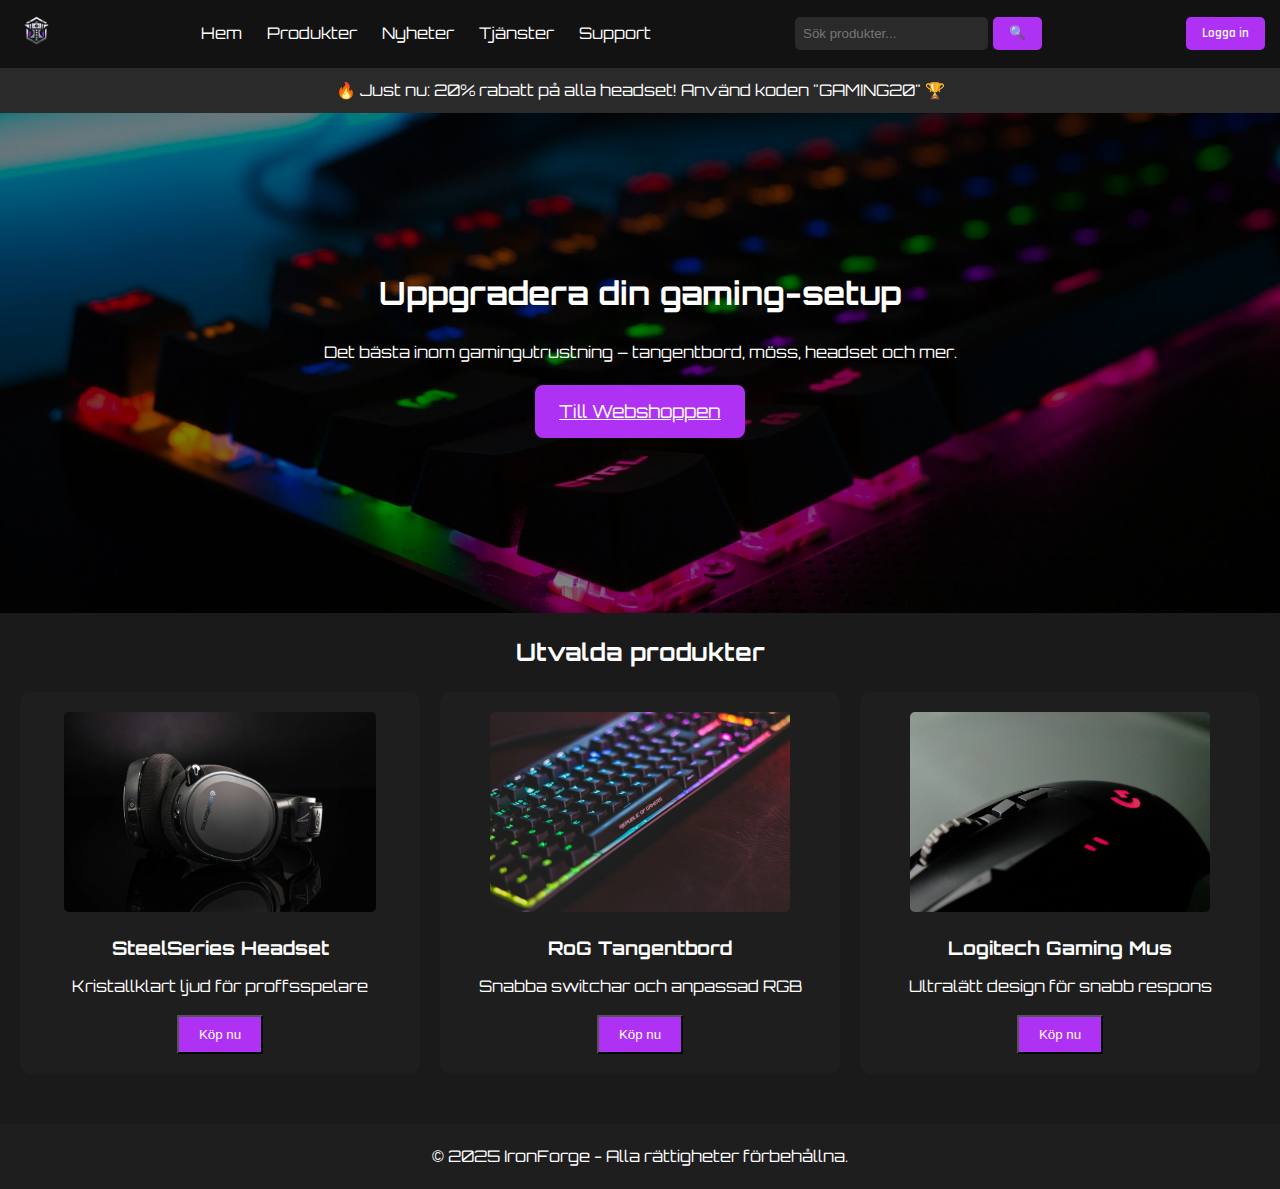
<file: html/index.html>
<!DOCTYPE html>
<html lang="sv">
<head>
    <meta charset="UTF-8">
    <meta name="viewport" content="width=device-width, initial-scale=1.0, maximum-scale=5.0">
    <meta name="description" content="IronForge erbjuder det bästa inom gamingutrustning – tangentbord, möss, headset och mer. Uppgradera din gaming-setup idag!">
    <title>IronForge</title>
    <link rel="stylesheet" href="../css/index.css">
    <link rel="stylesheet" href="../css/global.css">
    <link rel="icon" type="image/webp" href="../media/logo.webp">
</head>
<body>

    <!-- Navigeringsfält -->
    <header>
        <a href="index.html" class="logotyp">
            <img src="../media/logo.webp" alt="IronForge Logo" loading="lazy" width="100" height="40">
        </a>
        <nav>
            <ul>
                <li class="hem-knapp"><a href="index.html">Hem</a></li> 
                <li><a href="produkter.html">Produkter</a></li>
                <li><a href="nyheter.html">Nyheter</a></li>
                <li><a href="tjänster.html">Tjänster</a></li>
                <li><a href="support.html">Support</a></li>
            </ul>
        </nav>
        <div class="sok">
            <input type="text" placeholder="Sök produkter...">
            <button class="button sok-knapp" aria-label="Sök produkter">🔍</button>
        </div>
        <button class="button logga-in">Logga in</button>
    </header>

    <!-- Annons/Nyheter -->
    <div class="annons">
        <p>🔥 Just nu: 20% rabatt på alla headset! Använd koden "GAMING20" 🏆</p>
    </div>

    <!-- Main Content -->
    <main id="main-content">
        <!-- Hero Image -->
        <section class="hero">
            <h1>Uppgradera din gaming-setup</h1>
            <p>Det bästa inom gamingutrustning – tangentbord, möss, headset och mer.</p>
            <a href="produkter.html" class="cta-knapp">Till Webshoppen</a>
        </section>

        <!-- Utvalda produkter -->
        <section class="utvalda-produkter">
            <h2>Utvalda produkter</h2>
            <div class="produkt-container">
                <div class="produkt">
                    <img src="../media/feuturedHeadsetSS.webp" alt="SteelSeries Gaming Headset" width="300" height="200">
                    <h3>SteelSeries Headset</h3>
                    <p>Kristallklart ljud för proffsspelare</p>
                    <button class="köp-knapp">Köp nu</button>
                </div>
                <div class="produkt">
                    <img src="../media/feuturedKeyboard.webp" alt="Gaming Tangentbord" width="300" height="200">
                    <h3>RoG Tangentbord</h3>
                    <p>Snabba switchar och anpassad RGB</p>
                    <button class="köp-knapp">Köp nu</button>
                </div>
                <div class="produkt">
                    <img src="../media/feuturedMouseG.webp" alt="Gaming Mus" width="300" height="200">
                    <h3>Logitech Gaming Mus</h3>
                    <p>Ultralätt design för snabb respons</p>
                    <button class="köp-knapp">Köp nu</button>
                </div>
            </div>
        </section>
    </main>

    <!-- Footer -->
    <footer>
        <p>&copy; 2025 IronForge - Alla rättigheter förbehållna.</p>
    </footer>

    <script src="../script.js"></script>
</body>
</html>
</file>
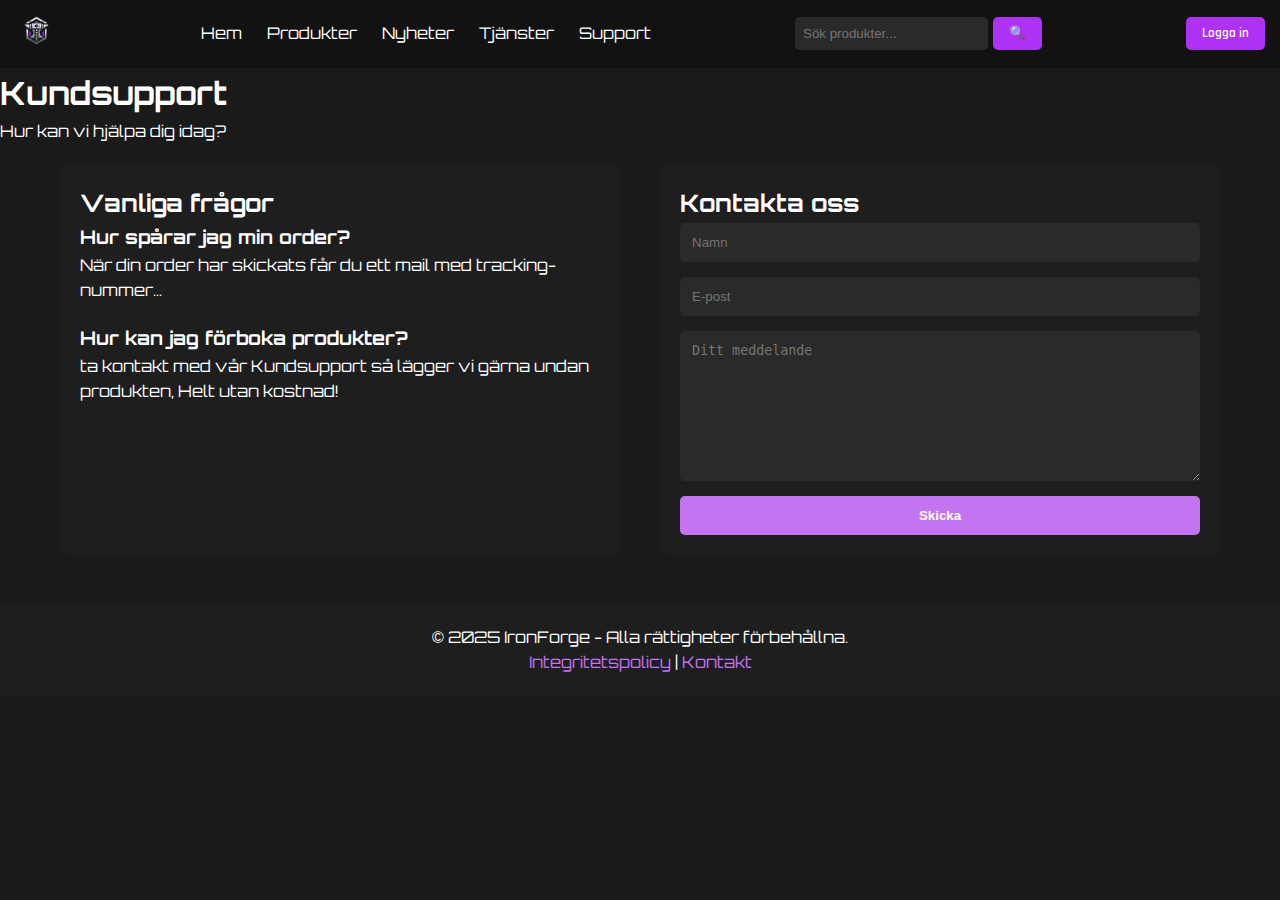
<file: html/support.html>
<!DOCTYPE html>
<html lang="sv">
<head>
    <meta charset="UTF-8">
    <meta name="viewport" content="width=device-width, initial-scale=1.0, maximum-scale=5.0">
    <meta name="description" content="Få support och hjälp med din gaming-utrustning på IronForge.">
    <title>IronForge - Support</title>
    <link rel="stylesheet" href="../css/support.css">
    <link rel="stylesheet" href="../css/global.css">
    <link rel="icon" type="image/webp" href="../media/logo.webp">
</head>
<body>

    <!-- Header -->
    <header>
        <a href="index.html" class="logotyp">
            <img src="../media/logo.webp" alt="IronForge Logo" loading="lazy" width="100" height="40">
        </a>
        <nav>
            <ul>
                <li class="hem-knapp"><a href="index.html">Hem</a></li> 
                <li><a href="produkter.html">Produkter</a></li>
                <li><a href="nyheter.html">Nyheter</a></li>
                <li><a href="tjänster.html">Tjänster</a></li>
                <li><a href="support.html">Support</a></li>
            </ul>
        </nav>
        <div class="sok">
            <input type="text" placeholder="Sök produkter...">
            <button class="button sok-knapp" aria-label="Sök produkter">🔍</button>
        </div>
        <button class="button logga-in">Logga in</button>
    </header>

    <!-- Main Content -->
    <main id="main-content">
        <!-- Hero Section -->
        <section class="page-hero">
            <h1>Kundsupport</h1>
            <p>Hur kan vi hjälpa dig idag?</p>
        </section>

        <!-- Support Content -->
        <section class="support-content">
            <!-- FAQ Section -->
            <div class="faq-section">
                <h2>Vanliga frågor</h2>
                <div class="faq-item">
                    <h3>Hur spårar jag min order?</h3>
                    <p>När din order har skickats får du ett mail med tracking-nummer...</p>
                </div>
                <h3>Hur kan jag förboka produkter?</h3>
                <p>ta kontakt med vår Kundsupport så lägger vi gärna undan produkten, Helt utan kostnad!</p>
            </div>

            <!-- Contact Form -->
            <div class="contact-form">
                <h2>Kontakta oss</h2>
                <form>
                    <input type="text" placeholder="Namn" required>
                    <input type="email" placeholder="E-post" required>
                    <textarea placeholder="Ditt meddelande" required></textarea>
                    <button type="submit" class="submit-button">Skicka</button>
                </form>
            </div>
        </section>
    </main>

    <!-- Footer -->
    <footer>
        <p>&copy; 2025 IronForge - Alla rättigheter förbehållna.</p>
        <p><a href="#">Integritetspolicy</a> | <a href="#">Kontakt</a></p>
    </footer>

    <script src="../script.js"></script>
</body>
</html>
</file>
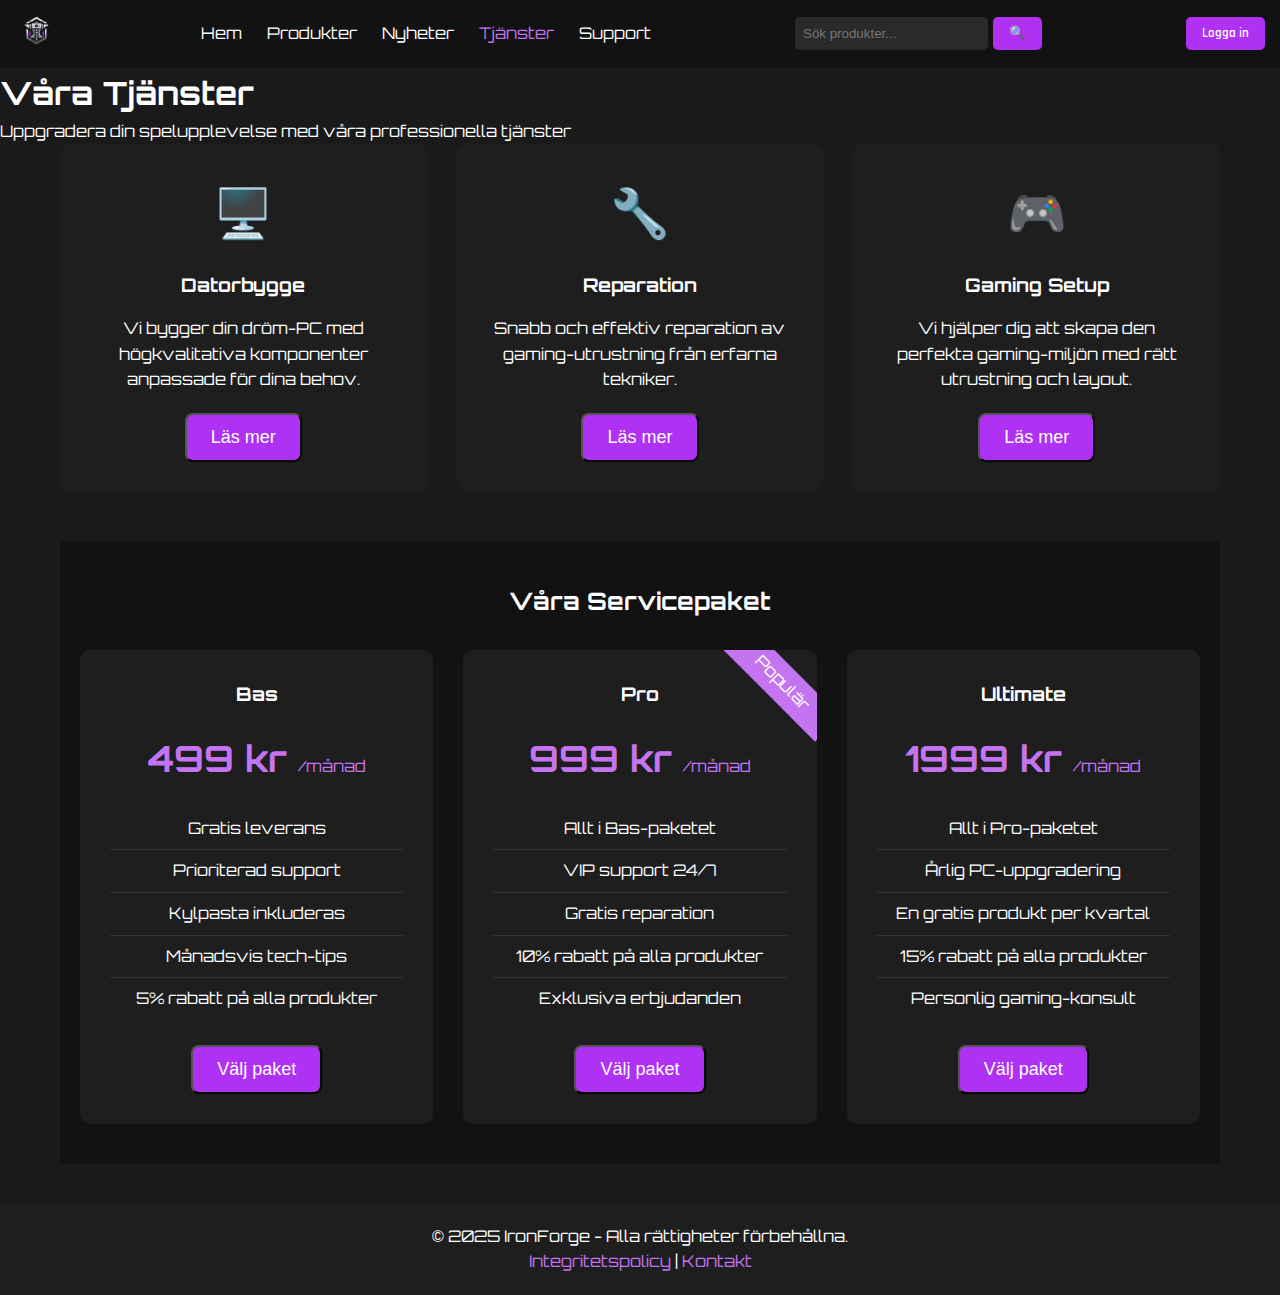
<file: html/tjänster.html>
<!DOCTYPE html>
<html lang="sv">
<head>
    <meta charset="UTF-8">
    <meta name="viewport" content="width=device-width, initial-scale=1.0, maximum-scale=5.0">
    <meta name="description" content="Uppgradera din spelupplevelse med våra professionella tjänster på IronForge.">
    <title>IronForge - Tjänster</title>
    <link rel="stylesheet" href="../css/global.css">
    <link rel="stylesheet" href="../css/tjanster.css">
    <link rel="icon" type="image/webp" href="../media/logo.webp">
</head>
<body>
    <!-- Navigeringsfält -->
    <header>
        <a href="index.html" class="logotyp">
            <img src="../media/logo.webp" alt="IronForge Logo" loading="lazy" width="100" height="40">
        </a>
        <nav>
            <ul>
                <li class="hem-knapp"><a href="index.html">Hem</a></li> 
                <li><a href="produkter.html">Produkter</a></li>
                <li><a href="nyheter.html">Nyheter</a></li>
                <li><a href="tjänster.html" class="active">Tjänster</a></li>
                <li><a href="support.html">Support</a></li>
            </ul>
        </nav>
        <div class="sok">
            <input type="text" placeholder="Sök produkter...">
            <button class="button sok-knapp" aria-label="Sök produkter">🔍</button>
        </div>
        <button class="button logga-in">Logga in</button>
    </header>

    <!-- Main Content -->
    <main id="main-content">
        <!-- Hero Section -->
        <section class="page-hero">
            <h1>Våra Tjänster</h1>
            <p>Uppgradera din spelupplevelse med våra professionella tjänster</p>
        </section>

        <!-- Tjänster Grid -->
        <div class="tjanster-container">
            <div class="tjanst-kort">
                <div class="tjanst">
                    <div class="tjanst-ikon">🖥️</div>
                    <h3>Datorbygge</h3>
                    <p>Vi bygger din dröm-PC med högkvalitativa komponenter anpassade för dina behov.</p>
                    <button class="cta-knapp">Läs mer</button>
                </div>
                <div class="tjanst">
                    <div class="tjanst-ikon">🔧</div>
                    <h3>Reparation</h3>
                    <p>Snabb och effektiv reparation av gaming-utrustning från erfarna tekniker.</p>
                    <button class="cta-knapp">Läs mer</button>
                </div>
                <div class="tjanst">
                    <div class="tjanst-ikon">🎮</div>
                    <h3>Gaming Setup</h3>
                    <p>Vi hjälper dig att skapa den perfekta gaming-miljön med rätt utrustning och layout.</p>
                    <button class="cta-knapp">Läs mer</button>
                </div>
            </div>

            <!-- Servicepaket -->
            <section class="service-packages">
                <h2>Våra Servicepaket</h2>
                <div class="package-container">
                    <div class="package">
                        <h3>Bas</h3>
                        <div class="price">499 kr <span>/månad</span></div>
                        <ul class="features">
                            <li>Gratis leverans</li>
                            <li>Prioriterad support</li>
                            <li>Kylpasta inkluderas</li>
                            <li>Månadsvis tech-tips</li>
                            <li>5% rabatt på alla produkter</li>
                        </ul>
                        <button class="cta-knapp">Välj paket</button>
                    </div>
                    <div class="package">
                        <div class="popular-tag">Populär</div>
                        <h3>Pro</h3>
                        <div class="price">999 kr <span>/månad</span></div>
                        <ul class="features">
                            <li>Allt i Bas-paketet</li>
                            <li>VIP support 24/7</li>
                            <li>Gratis reparation</li>
                            <li>10% rabatt på alla produkter</li>
                            <li>Exklusiva erbjudanden</li>
                        </ul>
                        <button class="cta-knapp">Välj paket</button>
                    </div>
                    <div class="package">
                        <h3>Ultimate</h3>
                        <div class="price">1999 kr <span>/månad</span></div>
                        <ul class="features">
                            <li>Allt i Pro-paketet</li>
                            <li>Årlig PC-uppgradering</li>
                            <li>En gratis produkt per kvartal</li>
                            <li>15% rabatt på alla produkter</li>
                            <li>Personlig gaming-konsult</li>
                        </ul>
                        <button class="cta-knapp">Välj paket</button>
                    </div>
                </div>
            </section>
        </div>
    </main>

    <!-- Footer -->
    <footer>
        <p>&copy; 2025 IronForge - Alla rättigheter förbehållna.</p>
        <p><a href="#">Integritetspolicy</a> | <a href="#">Kontakt</a></p>
    </footer>

    <script src="../script.js"></script>
</body>
</html>
</file>
<file: css/index.css>
/* Announcement bar */
.annons {
    background-color: #2a2a2a;
    text-align: center;
    padding: 10px;
    color: #fff;
}

.annons p {
    margin: 0;
}

/* Hero Section */
.hero {
    text-align: center;
    padding: 50px 20px;
    height: 500px; 
    position: relative;
    display: flex;
    flex-direction: column;
    justify-content: center;
    align-items: center;
    background-image: url('../media/hero-image.webp'); 
    background-size: cover; 
    background-position: center; 
    background-repeat: no-repeat; 
}

.hero::before {
    content: '';
    position: absolute;
    top: 0;
    left: 0;
    width: 100%;
    height: 100%;
    background-color: rgba(0, 0, 0, 0.5); 
    z-index: 1; 
}

.hero h1,
.hero p,
.hero .cta-knapp {
    position: relative;
    z-index: 2; 
    color: white; 
    margin-bottom: 20px;
}

/* Featured Products */
.utvalda-produkter {
    padding: 20px;
    text-align: center;
}

.utvalda-produkter h2 {
    margin-bottom: 20px;
}

.produkt-container {
    display: grid;
    grid-template-columns: repeat(auto-fit, minmax(250px, 1fr));
    gap: 20px;
}

.produkt {
    background: #1e1e1e;
    padding: 20px;
    border-radius: 10px;
    text-align: center;
}

.produkt img {
    max-width: 100%;
    height: 200px;
    width: auto;
    object-fit: cover;
    border-radius: 5px;
    margin-bottom: 15px;
}

.produkt h3 {
    margin-bottom: 10px;
}

.produkt p {
    margin-bottom: 15px;
}

@media (max-width: 768px) {
    .produkt-container {
        grid-template-columns: 1fr;
    }
    
    .produkt img {
        height: 150px;
    }
    
    .hero {
        height: 400px;
        padding: 40px 15px;
    }
}


@media (max-width: 480px) {
    .hero {
        height: 350px;
        padding: 30px 15px;
    }
    
    .hero h1 {
        font-size: 24px;
    }
    
    .hero p {
        font-size: 14px;
    }
    
    .utvalda-produkter {
        padding: 15px 10px;
    }
}
</file>
<file: css/global.css>
@import url('https://fonts.googleapis.com/css2?family=Orbitron:wght@400;700&family=Rajdhani:wght@400;600&display=swap');

/* Base Styles */
* {
    box-sizing: border-box;
    margin: 0;
    padding: 0;
}

body {
    font-family: 'Orbitron', sans-serif;
    background-color: #1a1a1a;
    color: #fff;
    line-height: 1.6;
}

/* Header & Navigation */
header {
    display: flex;
    justify-content: space-between;
    align-items: center;
    padding: 10px 15px;
    background-color: #121212;
    gap: 20px;
}

.logotyp img {
    height: 40px;
    width: auto;
    transition: transform 0.3s ease;
}

.logotyp img:hover {
    transform: scale(1.05);
}

nav ul {
    display: flex;
    list-style: none;
    gap: 25px;
}

nav a {
    color: #fff;
    text-decoration: none;
    font-size: 16px;
    transition: color 0.3s;
}

nav a:hover,
nav a.active {
    color: #C574F1;
}

.sok {
    display: flex;
    gap: 5px;
}

.sok input {
    padding: 8px;
    border: none;
    border-radius: 5px;
    background: #2a2a2a;
    color: white;
}

/* Buttons & Interactive Elements */
.button {
    padding: 8px 16px;
    border: none;
    border-radius: 5px;
    cursor: pointer;
    transition: all 0.3s ease;
    font-family: 'Rajdhani', sans-serif;
    font-weight: 600;
}

.sok-knapp, .logga-in, .cta-knapp, .köp-knapp {
    background-color: #af31f3;
    color: white;
}

.cta-knapp {
    font-size: 18px;
    padding: 12px 24px;
    border-radius: 8px;
}

.köp-knapp {
    padding: 10px 20px;
}

.button:hover {
    background-color: #9e21e1;
    transform: translateY(-1px);
}

/* Footer */
footer {
    text-align: center;
    padding: 20px;
    background: #1e1e1e;
    margin-top: 30px;
}

footer a {
    color: #C574F1;
    text-decoration: none;
}

/* Utility Classes */
.text-center { text-align: center; }
.mt-20 { margin-top: 20px; }
.p-20 { padding: 20px; }

/* Accessibility */
button:focus, 
a:focus {
    outline: 2px solid #af31f3;
    outline-offset: 2px;
}

/* Make the logo clickable on mobile */
@media (max-width: 768px) {
    .logotyp {
        cursor: pointer; /* Restore cursor pointer */
        position: relative; /* For positioning the menu indicator */
    }

    /* Add a menu indicator (e.g., ☰) to the logo */
    .logotyp::after {
        content: "☰"; /* Hamburger icon */
        position: absolute;
        right: -25px; /* Adjust position as needed */
        top: 50%;
        transform: translateY(-50%);
        font-size: 20px;
        color: #C574F1; /* Match your theme color */
        transition: transform 0.3s ease;
    }

    /* Change the menu indicator to a close icon when active */
    .logotyp.active::after {
        content: "✕"; /* Close icon */
        transform: translateY(-50%) rotate(90deg);
    }

    /* Hide the navigation by default on mobile */
    nav {
        display: none;
        position: absolute;
        top: 70px; /* Adjust based on header height */
        left: 0;
        width: 100%;
        background-color: #1a1a1a;
        padding: 15px;
        border-bottom: 2px solid #333;
        z-index: 99;
    }

    /* Show the navigation when active */
    nav.active {
        display: block;
        animation: fadeIn 0.3s ease;
    }

    /* Navigation link styles */
    nav ul {
        flex-direction: column;
        gap: 15px;
        padding-top: 10px; /* Ger lite utrymme ovanför */
    }

    nav li {
        border-bottom: 1px solid #333;
        padding: 10px 0;
    }

    nav li:last-child {
        border-bottom: none;
    }

    /* Lägg till en speciell stil för "Hem"-knappen */
    nav ul li.hem-knapp {
        background-color: #C574F1;
        border-radius: 5px;
        text-align: center;
        margin-bottom: 10px;
    }

    nav ul li.hem-knapp a {
        color: white;
        font-weight: bold;
    }

    /* Hide search bar on mobile if needed */
    .sok {
        display: none;
    }

    /* Animation for menu */
    @keyframes fadeIn {
        from { opacity: 0; transform: translateY(-10px); }
        to { opacity: 1; transform: translateY(0); }
    }
}
</file>
<file: css/support.css>
.support-content {
    max-width: 1200px;
    margin: 0 auto;
    padding: 20px;
    display: grid;
    grid-template-columns: 1fr 1fr;
    gap: 40px;
}

.faq-section {
    background: #1e1e1e;
    padding: 20px;
    border-radius: 10px;
}

.faq-item {
    margin-bottom: 20px;
}

.faq-question {
    font-weight: bold;
    margin-bottom: 10px;
    cursor: pointer;
    display: flex;
    justify-content: space-between;
    align-items: center;
    padding: 10px;
    background-color: #2a2a2a;
    border-radius: 5px;
}

.faq-answer {
    padding: 10px;
    background-color: #333;
    border-radius: 0 0 5px 5px;
    margin-top: 5px;
}

.contact-form {
    background: #1e1e1e;
    padding: 20px;
    border-radius: 10px;
}

.contact-form form {
    display: flex;
    flex-direction: column;
    gap: 15px;
}

.contact-form input,
.contact-form textarea {
    padding: 12px;
    border: none;
    border-radius: 5px;
    background: #2a2a2a;
    color: white;
}

.contact-form textarea {
    height: 150px;
    resize: vertical;
}

.contact-form button {
    background-color: #C574F1;
    color: white;
    padding: 12px;
    border: none;
    border-radius: 5px;
    cursor: pointer;
    font-weight: bold;
}

.contact-form button:hover {
    background-color: #a155d1;
}

@media (max-width: 768px) {
    .support-content {
        grid-template-columns: 1fr;
        gap: 20px;
        padding: 15px;
    }
}

/* Add for smaller devices */
@media (max-width: 480px) {
    .faq-question {
        font-size: 14px;
        padding: 8px;
    }
    
    .faq-answer {
        font-size: 13px;
    }
    
    .contact-form input,
    .contact-form textarea,
    .contact-form button {
        padding: 10px;
    }
}
</file>
<file: css/tjanster.css>
.tjanster-container {
    max-width: 1200px;
    margin: 0 auto;
    padding: 0 20px;
}

.tjanst-kort {
    display: grid;
    grid-template-columns: repeat(auto-fit, minmax(300px, 1fr));
    gap: 30px;
    margin-bottom: 50px;
}

.tjanst {
    background-color: #1e1e1e;
    border-radius: 10px;
    padding: 30px;
    text-align: center;
    transition: transform 0.3s ease;
}

.tjanst:hover {
    transform: translateY(-5px);
}

.tjanst-ikon {
    font-size: 48px;
    margin-bottom: 20px;
    color: #C574F1;
}

.tjanst h3 {
    margin-bottom: 15px;
}

.tjanst p {
    margin-bottom: 20px;
}

.service-packages {
    background-color: #121212;
    padding: 40px 0;
    margin: 40px 0;
}

.service-packages h2 {
    text-align: center;
    margin-bottom: 30px;
}

.package-container {
    display: grid;
    grid-template-columns: repeat(auto-fit, minmax(300px, 1fr));
    gap: 30px;
    padding: 0 20px;
}

.package {
    background-color: #1e1e1e;
    border-radius: 10px;
    padding: 30px;
    text-align: center;
    position: relative;
    overflow: hidden;
}

.popular-tag {
    position: absolute;
    top: 15px;
    right: -30px;
    background-color: #C574F1;
    color: white;
    padding: 5px 30px;
    transform: rotate(45deg);
}

.package h3 {
    margin-bottom: 10px;
}

.price {
    font-size: 36px;
    font-weight: bold;
    margin: 20px 0;
    color: #C574F1;
}

.price span {
    font-size: 16px;
    font-weight: normal;
}

.features {
    list-style: none;
    margin-bottom: 25px;
}

.features li {
    padding: 8px 0;
    border-bottom: 1px solid #333;
}

.features li:last-child {
    border-bottom: none;
}

@media (max-width: 768px) {
    .tjanst-kort,
    .package-container {
        grid-template-columns: 1fr;
    }
}


@media (max-width: 480px) {
    .tjanst {
        padding: 20px;
    }
    
    .tjanst-ikon {
        font-size: 36px;
    }
    
    .package {
        padding: 20px;
    }
    
    .price {
        font-size: 28px;
    }
    
    .service-packages {
        padding: 30px 0;
    }
}
</file>
